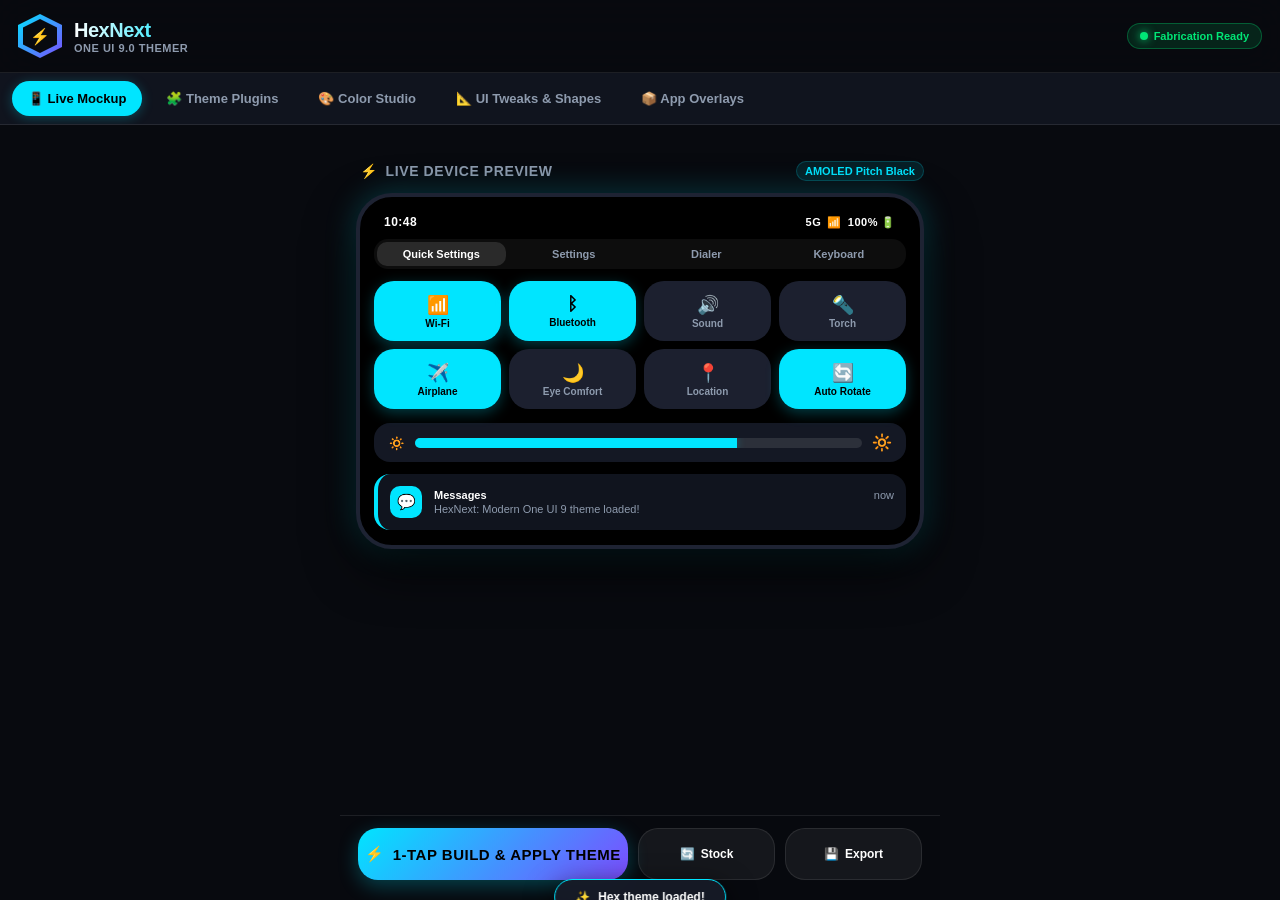
<file: apps/hex-next/assets/index.html>
<!DOCTYPE html>
<html lang="en">
<head>
    <meta charset="UTF-8">
    <meta name="viewport" content="width=device-width, initial-scale=1.0, maximum-scale=1.0, user-scalable=no">
    <title>HexNext - The Modern One UI Theme Engine</title>
    <style>
        :root {
            --bg-base: #080A0F;
            --bg-surface: #10141E;
            --bg-card: rgba(22, 28, 42, 0.75);
            --bg-card-hover: rgba(30, 38, 58, 0.95);
            --border-glass: rgba(255, 255, 255, 0.09);
            --border-active: rgba(0, 229, 255, 0.6);
            --accent: #00E5FF;
            --accent-glow: rgba(0, 229, 255, 0.35);
            --secondary: #7C4DFF;
            --text-main: #FFFFFF;
            --text-muted: #8E9BAE;
            --text-dim: #546075;
            --success: #00E676;
            --warning: #FFD600;
            --danger: #FF5252;
            --radius-xl: 28px;
            --radius-lg: 20px;
            --radius-md: 14px;
            --radius-sm: 8px;
            --qs-radius: 20px;
        }

        * {
            margin: 0;
            padding: 0;
            box-sizing: border-box;
            -webkit-tap-highlight-color: transparent;
            font-family: -apple-system, BlinkMacSystemFont, "Segoe UI", Roboto, "Helvetica Neue", Arial, sans-serif;
            user-select: none;
        }

        body {
            background-color: var(--bg-base);
            color: var(--text-main);
            padding: 0 0 100px 0;
            overflow-x: hidden;
            min-height: 100vh;
        }

        /* Top Header */
        .app-header {
            position: sticky;
            top: 0;
            z-index: 100;
            background: rgba(8, 10, 15, 0.88);
            backdrop-filter: blur(20px);
            border-bottom: 1px solid var(--border-glass);
            padding: 14px 18px;
            display: flex;
            align-items: center;
            justify-content: space-between;
        }

        .brand-box {
            display: flex;
            align-items: center;
            gap: 12px;
        }

        .hex-logo {
            width: 44px;
            height: 44px;
            background: linear-gradient(135deg, var(--accent), var(--secondary));
            clip-path: polygon(50% 0%, 100% 25%, 100% 75%, 50% 100%, 0% 75%, 0% 25%);
            display: flex;
            align-items: center;
            justify-content: center;
            box-shadow: 0 0 20px var(--accent-glow);
            transition: transform 0.3s cubic-bezier(0.175, 0.885, 0.32, 1.275);
        }

        .hex-logo:active {
            transform: rotate(30deg) scale(0.95);
        }

        .hex-logo-inner {
            width: 34px;
            height: 34px;
            background: var(--bg-base);
            clip-path: polygon(50% 0%, 100% 25%, 100% 75%, 50% 100%, 0% 75%, 0% 25%);
            display: flex;
            align-items: center;
            justify-content: center;
            font-weight: 900;
            font-size: 16px;
            color: var(--accent);
        }

        .brand-text h1 {
            font-size: 20px;
            font-weight: 800;
            letter-spacing: -0.5px;
            background: linear-gradient(90deg, #FFFFFF, var(--accent));
            -webkit-background-clip: text;
            -webkit-text-fill-color: transparent;
        }

        .brand-text p {
            font-size: 11px;
            color: var(--text-muted);
            font-weight: 700;
            letter-spacing: 0.5px;
            text-transform: uppercase;
        }

        .header-status {
            display: flex;
            align-items: center;
            gap: 6px;
            background: rgba(0, 230, 118, 0.12);
            border: 1px solid rgba(0, 230, 118, 0.3);
            color: var(--success);
            padding: 6px 12px;
            border-radius: 20px;
            font-size: 11px;
            font-weight: 800;
        }

        .status-dot {
            width: 8px;
            height: 8px;
            border-radius: 50%;
            background: var(--success);
            box-shadow: 0 0 10px var(--success);
            animation: pulse 2s infinite;
        }

        @keyframes pulse {
            0% { transform: scale(0.95); opacity: 0.8; }
            50% { transform: scale(1.2); opacity: 1; }
            100% { transform: scale(0.95); opacity: 0.8; }
        }

        /* Navigation Bar (Tabs) */
        .tab-bar {
            display: flex;
            background: var(--bg-surface);
            border-bottom: 1px solid var(--border-glass);
            overflow-x: auto;
            scrollbar-width: none;
            padding: 4px 8px;
            position: sticky;
            top: 73px;
            z-index: 90;
        }

        .tab-bar::-webkit-scrollbar {
            display: none;
        }

        .tab-btn {
            flex: 0 0 auto;
            padding: 10px 16px;
            background: none;
            border: none;
            color: var(--text-muted);
            font-size: 13px;
            font-weight: 700;
            cursor: pointer;
            border-radius: 20px;
            margin: 4px;
            transition: all 0.25s ease;
            display: flex;
            align-items: center;
            gap: 6px;
        }

        .tab-btn.active {
            color: #000000;
            background: var(--accent);
            box-shadow: 0 2px 12px var(--accent-glow);
        }

        /* Container & Views */
        .container {
            padding: 16px;
            max-width: 600px;
            margin: 0 auto;
        }

        .view-content {
            display: none;
            animation: fadeIn 0.3s ease;
        }

        .view-content.active {
            display: block;
        }

        @keyframes fadeIn {
            from { opacity: 0; transform: translateY(6px); }
            to { opacity: 1; transform: translateY(0); }
        }

        /* Section Headings */
        .section-header {
            display: flex;
            align-items: center;
            justify-content: space-between;
            margin: 20px 0 12px 4px;
        }

        .section-title {
            font-size: 14px;
            font-weight: 800;
            letter-spacing: 0.6px;
            text-transform: uppercase;
            color: var(--text-muted);
            display: flex;
            align-items: center;
            gap: 8px;
        }

        .section-title span {
            color: var(--accent);
        }

        .section-badge {
            font-size: 11px;
            color: var(--accent);
            font-weight: 700;
            background: rgba(0, 229, 255, 0.1);
            padding: 3px 8px;
            border-radius: 10px;
            border: 1px solid rgba(0, 229, 255, 0.2);
        }

        /* Live Phone Mockup Stage */
        .phone-mockup-wrapper {
            background: #000000;
            border-radius: 36px;
            border: 4px solid #1E2333;
            box-shadow: 0 20px 50px rgba(0, 0, 0, 0.8), 0 0 30px var(--accent-glow);
            padding: 14px;
            position: relative;
            overflow: hidden;
            transition: all 0.35s cubic-bezier(0.4, 0, 0.2, 1);
        }

        .mockup-status-bar {
            display: flex;
            justify-content: space-between;
            align-items: center;
            font-size: 12px;
            font-weight: 800;
            color: var(--text-main);
            padding: 4px 10px 10px 10px;
            letter-spacing: 0.5px;
        }

        .mockup-icons {
            display: flex;
            align-items: center;
            gap: 6px;
            font-size: 11px;
        }

        /* Mockup Tabs */
        .mockup-screen-selector {
            display: flex;
            background: rgba(255, 255, 255, 0.05);
            border-radius: 14px;
            padding: 3px;
            margin-bottom: 12px;
            gap: 4px;
        }

        .mockup-tab-pill {
            flex: 1;
            text-align: center;
            padding: 6px 4px;
            font-size: 11px;
            font-weight: 700;
            color: var(--text-muted);
            border-radius: 10px;
            cursor: pointer;
            transition: all 0.2s;
        }

        .mockup-tab-pill.active {
            background: rgba(255, 255, 255, 0.12);
            color: #FFFFFF;
        }

        .mockup-stage {
            min-height: 250px;
            transition: all 0.3s;
        }

        /* Screen 1: Quick Settings */
        .qs-grid {
            display: grid;
            grid-template-columns: repeat(4, 1fr);
            gap: 8px;
            margin-bottom: 14px;
        }

        .qs-tile {
            height: 60px;
            background: var(--accent);
            color: #000000;
            border-radius: var(--qs-radius);
            display: flex;
            flex-direction: column;
            align-items: center;
            justify-content: center;
            font-size: 10px;
            font-weight: 800;
            box-shadow: 0 4px 14px var(--accent-glow);
            transition: all 0.25s ease;
            cursor: pointer;
        }

        .qs-tile.inactive {
            background: #1C202F;
            color: var(--text-muted);
            box-shadow: none;
        }

        .qs-tile-icon {
            font-size: 18px;
            margin-bottom: 2px;
        }

        .qs-slider-container {
            background: #141824;
            border-radius: 16px;
            padding: 10px 14px;
            display: flex;
            align-items: center;
            gap: 10px;
            margin-bottom: 12px;
        }

        .qs-slider-track {
            flex: 1;
            height: 10px;
            background: rgba(255, 255, 255, 0.1);
            border-radius: 5px;
            overflow: hidden;
            position: relative;
        }

        .qs-slider-fill {
            width: 72%;
            height: 100%;
            background: var(--accent);
            box-shadow: 0 0 10px var(--accent-glow);
        }

        .mock-notification {
            background: #141824;
            border-radius: 16px;
            padding: 12px;
            display: flex;
            align-items: center;
            gap: 12px;
            border-left: 4px solid var(--accent);
            margin-bottom: 8px;
        }

        .mock-noti-icon {
            width: 32px;
            height: 32px;
            border-radius: 10px;
            background: var(--accent);
            display: flex;
            align-items: center;
            justify-content: center;
            font-size: 15px;
            color: #000000;
        }

        /* Screen 2: One UI Settings */
        .settings-mock {
            display: none;
        }

        .settings-hero {
            background: #141824;
            border-radius: 18px;
            padding: 16px;
            display: flex;
            align-items: center;
            gap: 14px;
            margin-bottom: 12px;
        }

        .settings-avatar {
            width: 44px;
            height: 44px;
            border-radius: 50%;
            background: linear-gradient(135deg, var(--accent), var(--secondary));
            display: flex;
            align-items: center;
            justify-content: center;
            font-size: 20px;
        }

        .settings-list {
            background: #141824;
            border-radius: 18px;
            overflow: hidden;
        }

        .settings-item {
            display: flex;
            align-items: center;
            justify-content: space-between;
            padding: 12px 14px;
            border-bottom: 1px solid rgba(255, 255, 255, 0.05);
            font-size: 13px;
            font-weight: 700;
        }

        .settings-item:last-child {
            border-bottom: none;
        }

        .settings-item-left {
            display: flex;
            align-items: center;
            gap: 12px;
        }

        .settings-item-icon {
            width: 28px;
            height: 28px;
            border-radius: 8px;
            background: var(--accent);
            color: #000000;
            display: flex;
            align-items: center;
            justify-content: center;
            font-size: 14px;
        }

        /* Screen 3: Dialer */
        .dialer-mock {
            display: none;
        }

        .dialer-digits {
            text-align: center;
            font-size: 22px;
            font-weight: 800;
            color: var(--accent);
            letter-spacing: 2px;
            margin: 10px 0 16px 0;
            height: 30px;
        }

        .dialer-grid {
            display: grid;
            grid-template-columns: repeat(3, 1fr);
            gap: 12px;
            max-width: 240px;
            margin: 0 auto 14px auto;
        }

        .dial-key {
            height: 52px;
            border-radius: 50%;
            background: #161A28;
            border: 1px solid rgba(255, 255, 255, 0.08);
            display: flex;
            flex-direction: column;
            align-items: center;
            justify-content: center;
            font-size: 16px;
            font-weight: 800;
            color: var(--text-main);
            cursor: pointer;
            transition: all 0.2s;
        }

        .dial-key span {
            font-size: 8px;
            color: var(--text-muted);
            font-weight: 600;
        }

        .dial-key:active {
            background: var(--accent);
            color: #000000;
        }

        .dial-action {
            width: 56px;
            height: 56px;
            border-radius: 50%;
            background: var(--success);
            color: #000000;
            display: flex;
            align-items: center;
            justify-content: center;
            font-size: 22px;
            margin: 0 auto;
            box-shadow: 0 4px 16px rgba(0, 230, 118, 0.4);
        }

        /* Screen 4: Keyboard */
        .keyboard-mock {
            display: none;
        }

        .keyboard-preview-box {
            background: #141824;
            border-radius: 14px;
            padding: 10px 14px;
            font-size: 13px;
            color: var(--accent);
            border: 1px solid var(--accent);
            margin-bottom: 12px;
        }

        .keyboard-keys-stage {
            display: flex;
            flex-direction: column;
            gap: 6px;
            background: #0E111A;
            border-radius: 16px;
            padding: 8px;
        }

        .kb-row {
            display: flex;
            gap: 4px;
            justify-content: center;
        }

        .kb-key {
            flex: 1;
            height: 34px;
            background: #1C2030;
            border-radius: 6px;
            display: flex;
            align-items: center;
            justify-content: center;
            font-size: 12px;
            font-weight: 700;
            color: #FFFFFF;
            border: 1px solid rgba(255, 255, 255, 0.05);
        }

        .kb-key.accent {
            background: var(--accent);
            color: #000000;
            font-weight: 800;
            box-shadow: 0 2px 8px var(--accent-glow);
        }

        /* Plugin Cards Grid */
        .plugin-grid {
            display: grid;
            grid-template-columns: repeat(2, 1fr);
            gap: 12px;
            margin-bottom: 24px;
        }

        .plugin-card {
            background: var(--bg-card);
            backdrop-filter: blur(12px);
            border: 1px solid var(--border-glass);
            border-radius: var(--radius-lg);
            padding: 14px;
            cursor: pointer;
            transition: all 0.25s cubic-bezier(0.4, 0, 0.2, 1);
            position: relative;
            overflow: hidden;
        }

        .plugin-card.active {
            border-color: var(--accent);
            background: var(--bg-card-hover);
            box-shadow: 0 0 20px var(--accent-glow);
        }

        .plugin-card.active::after {
            content: "✓ ACTIVE";
            position: absolute;
            top: 10px;
            right: 10px;
            font-size: 9px;
            font-weight: 900;
            color: #000000;
            background: var(--accent);
            padding: 2px 6px;
            border-radius: 8px;
        }

        .plugin-swatches {
            display: flex;
            height: 18px;
            border-radius: 6px;
            overflow: hidden;
            margin-bottom: 12px;
            border: 1px solid rgba(255, 255, 255, 0.1);
        }

        .plugin-swatch {
            flex: 1;
            height: 100%;
        }

        .plugin-info h3 {
            font-size: 14px;
            font-weight: 800;
            margin-bottom: 2px;
        }

        .plugin-info p {
            font-size: 11px;
            color: var(--text-muted);
            line-height: 1.3;
        }

        /* Deep Color Customizer */
        .color-group {
            background: var(--bg-card);
            border: 1px solid var(--border-glass);
            border-radius: var(--radius-lg);
            padding: 14px;
            margin-bottom: 18px;
        }

        .color-row {
            display: flex;
            align-items: center;
            justify-content: space-between;
            padding: 10px 4px;
            border-bottom: 1px solid var(--border-glass);
        }

        .color-row:last-child {
            border-bottom: none;
        }

        .color-meta h4 {
            font-size: 13px;
            font-weight: 800;
            margin-bottom: 2px;
        }

        .color-meta p {
            font-size: 11px;
            color: var(--text-muted);
        }

        .picker-badge {
            display: flex;
            align-items: center;
            gap: 8px;
            background: rgba(0, 0, 0, 0.4);
            border: 1px solid var(--border-glass);
            padding: 4px 10px 4px 6px;
            border-radius: 20px;
            cursor: pointer;
            transition: all 0.2s;
        }

        .picker-badge:hover {
            border-color: var(--accent);
        }

        .color-circle {
            width: 24px;
            height: 24px;
            border-radius: 50%;
            border: 2px solid #FFFFFF;
            box-shadow: 0 2px 8px rgba(0,0,0,0.6);
        }

        .color-val {
            font-size: 12px;
            font-family: monospace;
            font-weight: 800;
            color: #FFFFFF;
        }

        input[type="color"] {
            opacity: 0;
            position: absolute;
            pointer-events: none;
        }

        /* UI Tweaks Styles */
        .tweak-card {
            background: var(--bg-card);
            border: 1px solid var(--border-glass);
            border-radius: var(--radius-lg);
            padding: 16px;
            margin-bottom: 16px;
        }

        .shape-selector-grid {
            display: grid;
            grid-template-columns: repeat(4, 1fr);
            gap: 10px;
            margin-top: 10px;
        }

        .shape-box {
            height: 64px;
            background: #141724;
            border: 2px solid var(--border-glass);
            display: flex;
            flex-direction: column;
            align-items: center;
            justify-content: center;
            cursor: pointer;
            transition: all 0.2s;
            color: var(--text-muted);
            font-size: 10px;
            font-weight: 800;
            gap: 4px;
        }

        .shape-box.active {
            border-color: var(--accent);
            background: rgba(0, 229, 255, 0.12);
            color: var(--accent);
            box-shadow: 0 0 12px var(--accent-glow);
        }

        .shape-icon-preview {
            width: 24px;
            height: 24px;
            background: var(--accent);
        }

        /* App Overlays Checklist */
        .apps-toolbar {
            display: flex;
            gap: 8px;
            margin-bottom: 12px;
        }

        .apps-tool-btn {
            flex: 1;
            padding: 8px 12px;
            background: rgba(255, 255, 255, 0.05);
            border: 1px solid var(--border-glass);
            border-radius: var(--radius-md);
            color: var(--text-muted);
            font-size: 11px;
            font-weight: 800;
            cursor: pointer;
            transition: all 0.2s;
            text-align: center;
        }

        .apps-tool-btn:hover {
            color: #FFFFFF;
            background: rgba(255, 255, 255, 0.1);
        }

        .apps-list-grid {
            display: grid;
            grid-template-columns: 1fr 1fr;
            gap: 10px;
            margin-bottom: 24px;
        }

        .app-item {
            background: var(--bg-card);
            border: 1px solid var(--border-glass);
            border-radius: var(--radius-md);
            padding: 12px;
            display: flex;
            align-items: center;
            gap: 10px;
            cursor: pointer;
            transition: all 0.2s ease;
        }

        .app-item.selected {
            border-color: var(--accent);
            background: rgba(0, 229, 255, 0.08);
        }

        .app-check {
            width: 22px;
            height: 22px;
            border-radius: 6px;
            border: 2px solid var(--border-glass);
            display: flex;
            align-items: center;
            justify-content: center;
            font-size: 11px;
            color: #000000;
            font-weight: 900;
            transition: all 0.2s ease;
        }

        .app-item.selected .app-check {
            background: var(--accent);
            border-color: var(--accent);
        }

        .app-info h5 {
            font-size: 12px;
            font-weight: 800;
        }

        .app-info span {
            font-size: 10px;
            color: var(--text-muted);
            display: block;
        }

        /* Bottom Floating Bar */
        .bottom-action-bar {
            position: fixed;
            bottom: 0;
            left: 0;
            right: 0;
            background: rgba(8, 10, 15, 0.92);
            backdrop-filter: blur(20px);
            border-top: 1px solid var(--border-glass);
            padding: 12px 18px 20px 18px;
            display: flex;
            gap: 10px;
            z-index: 100;
            max-width: 600px;
            margin: 0 auto;
        }

        .btn-build-apply {
            flex: 2;
            height: 52px;
            background: linear-gradient(135deg, var(--accent), var(--secondary));
            border: none;
            border-radius: var(--radius-lg);
            color: #000000;
            font-size: 15px;
            font-weight: 900;
            letter-spacing: 0.5px;
            display: flex;
            align-items: center;
            justify-content: center;
            gap: 8px;
            cursor: pointer;
            box-shadow: 0 6px 20px var(--accent-glow);
            transition: all 0.25s cubic-bezier(0.4, 0, 0.2, 1);
        }

        .btn-build-apply:active {
            transform: scale(0.97);
        }

        .btn-quick-action {
            flex: 1;
            height: 52px;
            background: rgba(255, 255, 255, 0.06);
            border: 1px solid var(--border-glass);
            border-radius: var(--radius-lg);
            color: var(--text-main);
            font-size: 12px;
            font-weight: 800;
            display: flex;
            align-items: center;
            justify-content: center;
            gap: 6px;
            cursor: pointer;
            transition: all 0.2s;
        }

        .btn-quick-action:active {
            background: rgba(255, 255, 255, 0.12);
        }

        /* Build & Execution Modal */
        .modal-overlay {
            position: fixed;
            top: 0;
            left: 0;
            right: 0;
            bottom: 0;
            background: rgba(0, 0, 0, 0.85);
            backdrop-filter: blur(16px);
            z-index: 999;
            display: flex;
            align-items: center;
            justify-content: center;
            padding: 20px;
            opacity: 0;
            pointer-events: none;
            transition: opacity 0.3s ease;
        }

        .modal-overlay.show {
            opacity: 1;
            pointer-events: auto;
        }

        .modal-content {
            background: #0E121B;
            border: 1px solid var(--accent);
            border-radius: var(--radius-xl);
            padding: 22px;
            width: 100%;
            max-width: 440px;
            box-shadow: 0 20px 60px rgba(0, 0, 0, 0.9), 0 0 30px var(--accent-glow);
            transform: scale(0.95);
            transition: transform 0.3s cubic-bezier(0.175, 0.885, 0.32, 1.275);
        }

        .modal-overlay.show .modal-content {
            transform: scale(1);
        }

        .modal-header {
            display: flex;
            align-items: center;
            justify-content: space-between;
            margin-bottom: 16px;
        }

        .modal-header h3 {
            font-size: 17px;
            font-weight: 800;
            display: flex;
            align-items: center;
            gap: 8px;
        }

        .modal-progress-bar {
            height: 8px;
            background: rgba(255, 255, 255, 0.1);
            border-radius: 4px;
            overflow: hidden;
            margin-bottom: 16px;
        }

        .modal-progress-fill {
            width: 0%;
            height: 100%;
            background: linear-gradient(90deg, var(--accent), var(--success));
            transition: width 0.3s ease;
        }

        .modal-log-terminal {
            background: #06080D;
            border: 1px solid rgba(255, 255, 255, 0.08);
            border-radius: var(--radius-md);
            padding: 12px;
            height: 180px;
            overflow-y: auto;
            font-family: monospace;
            font-size: 11px;
            color: var(--text-muted);
            line-height: 1.5;
            margin-bottom: 18px;
        }

        .log-entry {
            margin-bottom: 4px;
        }

        .log-entry.success { color: var(--success); }
        .log-entry.accent { color: var(--accent); }
        .log-entry.warning { color: var(--warning); }

        .modal-btn-close {
            width: 100%;
            height: 48px;
            background: var(--accent);
            border: none;
            border-radius: var(--radius-md);
            color: #000000;
            font-size: 14px;
            font-weight: 900;
            cursor: pointer;
        }

        /* Toast */
        .toast {
            position: fixed;
            bottom: 85px;
            left: 50%;
            transform: translateX(-50%) translateY(100px);
            background: rgba(23, 27, 40, 0.95);
            backdrop-filter: blur(20px);
            border: 1px solid var(--accent);
            color: #FFFFFF;
            padding: 10px 20px;
            border-radius: 30px;
            font-size: 12px;
            font-weight: 800;
            box-shadow: 0 10px 30px rgba(0,0,0,0.8);
            transition: transform 0.4s cubic-bezier(0.175, 0.885, 0.32, 1.275);
            z-index: 999;
            pointer-events: none;
            display: flex;
            align-items: center;
            gap: 8px;
        }

        .toast.show {
            transform: translateX(-50%) translateY(0);
        }
    </style>
</head>
<body>

    <!-- Header -->
    <header class="app-header">
        <div class="brand-box">
            <div class="hex-logo" onclick="brandAction()">
                <div class="hex-logo-inner">⚡</div>
            </div>
            <div class="brand-text">
                <h1>HexNext</h1>
                <p>One UI 9.0 Themer</p>
            </div>
        </div>
        <div class="header-status">
            <div class="status-dot"></div>
            <span>Fabrication Ready</span>
        </div>
    </header>

    <!-- Navigation Tabs -->
    <nav class="tab-bar">
        <button class="tab-btn active" onclick="switchView('dashboard')">📱 Live Mockup</button>
        <button class="tab-btn" onclick="switchView('plugins')">🧩 Theme Plugins</button>
        <button class="tab-btn" onclick="switchView('colors')">🎨 Color Studio</button>
        <button class="tab-btn" onclick="switchView('tweaks')">📐 UI Tweaks & Shapes</button>
        <button class="tab-btn" onclick="switchView('apps')">📦 App Overlays</button>
    </nav>

    <div class="container">

        <!-- VIEW 1: DASHBOARD & LIVE MOCKUP -->
        <section id="view-dashboard" class="view-content active">
            
            <div class="section-header">
                <div class="section-title"><span>⚡</span> Live Device Preview</div>
                <div class="section-badge" id="activeThemeBadge">AMOLED Pitch Black</div>
            </div>

            <!-- Interactive Phone Mockup -->
            <div class="phone-mockup-wrapper" id="phoneWrapper">
                <!-- Status Bar -->
                <div class="mockup-status-bar">
                    <span id="mockClock">10:48</span>
                    <div class="mockup-icons" id="mockStatusIcons">
                        <span>5G</span>
                        <span>📶</span>
                        <span>100% 🔋</span>
                    </div>
                </div>

                <!-- Screen Switcher Pills -->
                <div class="mockup-screen-selector">
                    <div class="mockup-tab-pill active" onclick="switchMockScreen('qs')">Quick Settings</div>
                    <div class="mockup-tab-pill" onclick="switchMockScreen('settings')">Settings</div>
                    <div class="mockup-tab-pill" onclick="switchMockScreen('dialer')">Dialer</div>
                    <div class="mockup-tab-pill" onclick="switchMockScreen('keyboard')">Keyboard</div>
                </div>

                <!-- Screen 1: Quick Settings -->
                <div id="mock-screen-qs" class="mockup-stage">
                    <div class="qs-grid">
                        <div class="qs-tile" id="qs1" onclick="toggleQSTile(this)">
                            <div class="qs-tile-icon">📶</div>
                            <div>Wi-Fi</div>
                        </div>
                        <div class="qs-tile" id="qs2" onclick="toggleQSTile(this)">
                            <div class="qs-tile-icon">ᛒ</div>
                            <div>Bluetooth</div>
                        </div>
                        <div class="qs-tile inactive" id="qs3" onclick="toggleQSTile(this)">
                            <div class="qs-tile-icon">🔊</div>
                            <div>Sound</div>
                        </div>
                        <div class="qs-tile inactive" id="qs4" onclick="toggleQSTile(this)">
                            <div class="qs-tile-icon">🔦</div>
                            <div>Torch</div>
                        </div>
                        <div class="qs-tile" id="qs5" onclick="toggleQSTile(this)">
                            <div class="qs-tile-icon">✈️</div>
                            <div>Airplane</div>
                        </div>
                        <div class="qs-tile inactive" id="qs6" onclick="toggleQSTile(this)">
                            <div class="qs-tile-icon">🌙</div>
                            <div>Eye Comfort</div>
                        </div>
                        <div class="qs-tile inactive" id="qs7" onclick="toggleQSTile(this)">
                            <div class="qs-tile-icon">📍</div>
                            <div>Location</div>
                        </div>
                        <div class="qs-tile" id="qs8" onclick="toggleQSTile(this)">
                            <div class="qs-tile-icon">🔄</div>
                            <div>Auto Rotate</div>
                        </div>
                    </div>

                    <!-- Brightness Slider -->
                    <div class="qs-slider-container">
                        <span style="font-size: 14px;">🔅</span>
                        <div class="qs-slider-track">
                            <div class="qs-slider-fill" id="qsSliderFill"></div>
                        </div>
                        <span style="font-size: 16px;">🔆</span>
                    </div>

                    <!-- Notifications -->
                    <div class="mock-notification" id="mockNoti1">
                        <div class="mock-noti-icon" id="mockNotiIcon1">💬</div>
                        <div style="flex:1;">
                            <div style="display:flex; justify-content:space-between; font-size:11px; margin-bottom:2px;">
                                <strong>Messages</strong>
                                <span style="color:var(--text-muted);">now</span>
                            </div>
                            <p style="font-size:11px; color:var(--text-muted);">HexNext: Modern One UI 9 theme loaded!</p>
                        </div>
                    </div>
                </div>

                <!-- Screen 2: One UI Settings -->
                <div id="mock-screen-settings" class="mockup-stage settings-mock">
                    <div class="settings-hero">
                        <div class="settings-avatar">⚡</div>
                        <div>
                            <div style="font-size: 14px; font-weight:800;">Samsung Account</div>
                            <div style="font-size: 11px; color:var(--text-muted);">hexnext@samsung.oneui</div>
                        </div>
                    </div>
                    <div class="settings-list">
                        <div class="settings-item">
                            <div class="settings-item-left">
                                <div class="settings-item-icon" id="setIco1">📶</div>
                                <span>Connections</span>
                            </div>
                            <span style="color:var(--text-muted);">›</span>
                        </div>
                        <div class="settings-item">
                            <div class="settings-item-left">
                                <div class="settings-item-icon" id="setIco2">🎨</div>
                                <span>Wallpaper and style</span>
                            </div>
                            <span style="color:var(--text-muted);">›</span>
                        </div>
                        <div class="settings-item">
                            <div class="settings-item-left">
                                <div class="settings-item-icon" id="setIco3">🔆</div>
                                <span>Display & AMOLED</span>
                            </div>
                            <span style="color:var(--text-muted);">›</span>
                        </div>
                        <div class="settings-item">
                            <div class="settings-item-left">
                                <div class="settings-item-icon" id="setIco4">🔋</div>
                                <span>Battery and device care</span>
                            </div>
                            <span style="color:var(--text-muted);">›</span>
                        </div>
                    </div>
                </div>

                <!-- Screen 3: Dialer -->
                <div id="mock-screen-dialer" class="mockup-stage dialer-mock">
                    <div class="dialer-digits" id="dialerText">+1 (800) HEX-NEXT</div>
                    <div class="dialer-grid">
                        <div class="dial-key" onclick="pressDial('1')">1<span></span></div>
                        <div class="dial-key" onclick="pressDial('2')">2<span>ABC</span></div>
                        <div class="dial-key" onclick="pressDial('3')">3<span>DEF</span></div>
                        <div class="dial-key" onclick="pressDial('4')">4<span>GHI</span></div>
                        <div class="dial-key" onclick="pressDial('5')">5<span>JKL</span></div>
                        <div class="dial-key" onclick="pressDial('6')">6<span>MNO</span></div>
                        <div class="dial-key" onclick="pressDial('7')">7<span>PQRS</span></div>
                        <div class="dial-key" onclick="pressDial('8')">8<span>TUV</span></div>
                        <div class="dial-key" onclick="pressDial('9')">9<span>WXYZ</span></div>
                        <div class="dial-key" onclick="pressDial('*')">*<span></span></div>
                        <div class="dial-key" onclick="pressDial('0')">0<span>+</span></div>
                        <div class="dial-key" onclick="pressDial('#')">#<span></span></div>
                    </div>
                    <div class="dial-action">📞</div>
                </div>

                <!-- Screen 4: Keyboard -->
                <div id="mock-screen-keyboard" class="mockup-stage keyboard-mock">
                    <div class="keyboard-preview-box">
                        Type something in One UI...
                    </div>
                    <div class="keyboard-keys-stage">
                        <div class="kb-row">
                            <div class="kb-key">Q</div><div class="kb-key">W</div><div class="kb-key">E</div>
                            <div class="kb-key">R</div><div class="kb-key">T</div><div class="kb-key">Y</div>
                            <div class="kb-key">U</div><div class="kb-key">I</div><div class="kb-key">O</div>
                            <div class="kb-key">P</div>
                        </div>
                        <div class="kb-row">
                            <div class="kb-key">A</div><div class="kb-key">S</div><div class="kb-key">D</div>
                            <div class="kb-key">F</div><div class="kb-key">G</div><div class="kb-key">H</div>
                            <div class="kb-key">J</div><div class="kb-key">K</div><div class="kb-key">L</div>
                        </div>
                        <div class="kb-row">
                            <div class="kb-key">⇧</div><div class="kb-key">Z</div><div class="kb-key">X</div>
                            <div class="kb-key">C</div><div class="kb-key">V</div><div class="kb-key">B</div>
                            <div class="kb-key">N</div><div class="kb-key">M</div><div class="kb-key">⌫</div>
                        </div>
                        <div class="kb-row">
                            <div class="kb-key">!#1</div>
                            <div class="kb-key" style="flex:4;">Space</div>
                            <div class="kb-key accent" id="kbEnter">↵</div>
                        </div>
                    </div>
                </div>

            </div>
        </section>

        <!-- VIEW 2: THEME PLUGINS / BASES -->
        <section id="view-plugins" class="view-content">
            <div class="section-header">
                <div class="section-title"><span>🧩</span> Theme Plugins & Bases</div>
                <div class="section-badge">7 Plugins Available</div>
            </div>

            <div class="plugin-grid">
                <!-- Plugin 1 -->
                <div class="plugin-card active" onclick="activatePlugin('amoled', this)">
                    <div class="plugin-swatches">
                        <div class="plugin-swatch" style="background:#00E5FF"></div>
                        <div class="plugin-swatch" style="background:#000000"></div>
                        <div class="plugin-swatch" style="background:#10141E"></div>
                    </div>
                    <div class="plugin-info">
                        <h3>AMOLED Cyan</h3>
                        <p>Pitch Black OLED contrast with electric cyan accents</p>
                    </div>
                </div>

                <!-- Plugin 2 -->
                <div class="plugin-card" onclick="activatePlugin('cyberpunk', this)">
                    <div class="plugin-swatches">
                        <div class="plugin-swatch" style="background:#FF0055"></div>
                        <div class="plugin-swatch" style="background:#00FFFF"></div>
                        <div class="plugin-swatch" style="background:#0F051D"></div>
                    </div>
                    <div class="plugin-info">
                        <h3>Bodhi Cyberpunk</h3>
                        <p>High contrast magenta & cyan neon with deep night tint</p>
                    </div>
                </div>

                <!-- Plugin 3 -->
                <div class="plugin-card" onclick="activatePlugin('aosp', this)">
                    <div class="plugin-swatches">
                        <div class="plugin-swatch" style="background:#4285F4"></div>
                        <div class="plugin-swatch" style="background:#1B1B1F"></div>
                        <div class="plugin-swatch" style="background:#E3E2E6"></div>
                    </div>
                    <div class="plugin-info">
                        <h3>Hex AOSP Pro</h3>
                        <p>Pure Pixel Android styling for One UI with Google Blue</p>
                    </div>
                </div>

                <!-- Plugin 4 -->
                <div class="plugin-card" onclick="activatePlugin('tokyo', this)">
                    <div class="plugin-swatches">
                        <div class="plugin-swatch" style="background:#9D4EDD"></div>
                        <div class="plugin-swatch" style="background:#0B091A"></div>
                        <div class="plugin-swatch" style="background:#E0AAFF"></div>
                    </div>
                    <div class="plugin-info">
                        <h3>Tokyo Terpsichore</h3>
                        <p>Vibrant synthwave lavender and violet gradients</p>
                    </div>
                </div>

                <!-- Plugin 5 -->
                <div class="plugin-card" onclick="activatePlugin('emerald', this)">
                    <div class="plugin-swatches">
                        <div class="plugin-swatch" style="background:#00E676"></div>
                        <div class="plugin-swatch" style="background:#04140D"></div>
                        <div class="plugin-swatch" style="background:#133324"></div>
                    </div>
                    <div class="plugin-info">
                        <h3>Nordic Emerald</h3>
                        <p>Clean pine forest greens on deep obsidian glass</p>
                    </div>
                </div>

                <!-- Plugin 6 -->
                <div class="plugin-card" onclick="activatePlugin('cupertino', this)">
                    <div class="plugin-swatches">
                        <div class="plugin-swatch" style="background:#007AFF"></div>
                        <div class="plugin-swatch" style="background:#000000"></div>
                        <div class="plugin-swatch" style="background:#1C1C1E"></div>
                    </div>
                    <div class="plugin-info">
                        <h3>Cupertino Glass</h3>
                        <p>iOS-inspired frosted blur aesthetic & vibrant blue</p>
                    </div>
                </div>

                <!-- Plugin 7 -->
                <div class="plugin-card" onclick="activatePlugin('monet', this)">
                    <div class="plugin-swatches">
                        <div class="plugin-swatch" style="background:#FFAB40"></div>
                        <div class="plugin-swatch" style="background:#18120B"></div>
                        <div class="plugin-swatch" style="background:#FFE082"></div>
                    </div>
                    <div class="plugin-info">
                        <h3>Monet Solar</h3>
                        <p>Warm amber sunset palette harmonized with One UI 9</p>
                    </div>
                </div>

                <!-- Plugin 8 -->
                <div class="plugin-card" onclick="activatePlugin('crimson', this)">
                    <div class="plugin-swatches">
                        <div class="plugin-swatch" style="background:#FF1744"></div>
                        <div class="plugin-swatch" style="background:#000000"></div>
                        <div class="plugin-swatch" style="background:#20070B"></div>
                    </div>
                    <div class="plugin-info">
                        <h3>Blood Moon OLED</h3>
                        <p>Deep crimson gaming theme with zero OLED battery bleed</p>
                    </div>
                </div>
            </div>
        </section>

        <!-- VIEW 3: COLOR STUDIO -->
        <section id="view-colors" class="view-content">
            <div class="section-header">
                <div class="section-title"><span>🎨</span> Deep Color Studio</div>
                <div class="section-badge">Full Palette Control</div>
            </div>

            <div class="color-group">
                <div class="color-row">
                    <div class="color-meta">
                        <h4>Primary System Accent</h4>
                        <p>Quick Settings active tiles, sliders, highlights</p>
                    </div>
                    <label class="picker-badge">
                        <div class="color-circle" id="circAccent" style="background: #00E5FF;"></div>
                        <span class="color-val" id="valAccent">#00E5FF</span>
                        <input type="color" value="#00E5FF" onchange="updateThemeColor('accent', this.value)">
                    </label>
                </div>

                <div class="color-row">
                    <div class="color-meta">
                        <h4>System Background</h4>
                        <p>True AMOLED Pitch Black (#000000) or Slate</p>
                    </div>
                    <label class="picker-badge">
                        <div class="color-circle" id="circBg" style="background: #000000;"></div>
                        <span class="color-val" id="valBg">#000000</span>
                        <input type="color" value="#000000" onchange="updateThemeColor('bg', this.value)">
                    </label>
                </div>

                <div class="color-row">
                    <div class="color-meta">
                        <h4>Cards & Surfaces</h4>
                        <p>Settings cards, notifications, dialog backgrounds</p>
                    </div>
                    <label class="picker-badge">
                        <div class="color-circle" id="circCard" style="background: #10141E;"></div>
                        <span class="color-val" id="valCard">#10141E</span>
                        <input type="color" value="#10141E" onchange="updateThemeColor('card', this.value)">
                    </label>
                </div>

                <div class="color-row">
                    <div class="color-meta">
                        <h4>Secondary / Tint Accent</h4>
                        <p>Secondary icons, badge borders, switch tracks</p>
                    </div>
                    <label class="picker-badge">
                        <div class="color-circle" id="circSec" style="background: #7C4DFF;"></div>
                        <span class="color-val" id="valSec">#7C4DFF</span>
                        <input type="color" value="#7C4DFF" onchange="updateThemeColor('secondary', this.value)">
                    </label>
                </div>

                <div class="color-row">
                    <div class="color-meta">
                        <h4>QS Inactive Tile Background</h4>
                        <p>Background of unselected quick settings tiles</p>
                    </div>
                    <label class="picker-badge">
                        <div class="color-circle" id="circQSInact" style="background: #1C202F;"></div>
                        <span class="color-val" id="valQSInact">#1C202F</span>
                        <input type="color" value="#1C202F" onchange="updateThemeColor('qsInactive', this.value)">
                    </label>
                </div>
            </div>
        </section>

        <!-- VIEW 4: UI TWEAKS & SHAPES -->
        <section id="view-tweaks" class="view-content">
            <div class="section-header">
                <div class="section-title"><span>📐</span> Shapes & Iconography</div>
                <div class="section-badge">Hex Tweak Engine</div>
            </div>

            <!-- QS Tile Shapes -->
            <div class="tweak-card">
                <div style="font-size:13px; font-weight:800; margin-bottom:4px;">Quick Settings Tile Shape</div>
                <div style="font-size:11px; color:var(--text-muted);">Changes icon tile geometry across SystemUI panel</div>

                <div class="shape-selector-grid">
                    <div class="shape-box active" onclick="setTileShape('squircle', this)">
                        <div class="shape-icon-preview" style="border-radius: 10px;"></div>
                        <span>Squircle</span>
                    </div>
                    <div class="shape-box" onclick="setTileShape('circle', this)">
                        <div class="shape-icon-preview" style="border-radius: 50%;"></div>
                        <span>Circle</span>
                    </div>
                    <div class="shape-box" onclick="setTileShape('hexagon', this)">
                        <div class="shape-icon-preview" style="clip-path: polygon(50% 0%, 100% 25%, 100% 75%, 50% 100%, 0% 75%, 0% 25%);"></div>
                        <span>Hexagon</span>
                    </div>
                    <div class="shape-box" onclick="setTileShape('box', this)">
                        <div class="shape-icon-preview" style="border-radius: 4px;"></div>
                        <span>Sharp Box</span>
                    </div>
                </div>
            </div>

            <!-- Status Bar Glyphs -->
            <div class="tweak-card">
                <div style="font-size:13px; font-weight:800; margin-bottom:4px;">Status Bar Icon Pack</div>
                <div style="font-size:11px; color:var(--text-muted);">Wi-Fi, Cellular, Battery & Signal iconography</div>

                <div class="shape-selector-grid" style="grid-template-columns: repeat(3, 1fr);">
                    <div class="shape-box active" onclick="setStatusIcons('aosp', this)">
                        <span style="font-size: 16px;">📶</span>
                        <span>AOSP / Pixel</span>
                    </div>
                    <div class="shape-box" onclick="setStatusIcons('ios', this)">
                        <span style="font-size: 16px;">ᯤ</span>
                        <span>iOS 18</span>
                    </div>
                    <div class="shape-box" onclick="setStatusIcons('oneui', this)">
                        <span style="font-size: 16px;">▰▰▰</span>
                        <span>Stock One UI</span>
                    </div>
                </div>
            </div>

            <!-- Typography & System Fonts -->
            <div class="tweak-card">
                <div style="font-size:13px; font-weight:800; margin-bottom:4px;">System Typography</div>
                <div style="font-size:11px; color:var(--text-muted);">Font family overlay applied across all One UI menus</div>

                <div class="shape-selector-grid" style="grid-template-columns: repeat(3, 1fr);">
                    <div class="shape-box active" onclick="setFont('sans', this)">
                        <span style="font-size: 15px; font-weight:800;">Ag</span>
                        <span>Google Sans</span>
                    </div>
                    <div class="shape-box" onclick="setFont('inter', this)">
                        <span style="font-size: 15px; font-weight:800; font-family:sans-serif;">Ag</span>
                        <span>Inter Display</span>
                    </div>
                    <div class="shape-box" onclick="setFont('mono', this)">
                        <span style="font-size: 15px; font-weight:800; font-family:monospace;">Ag</span>
                        <span>JetBrains Mono</span>
                    </div>
                </div>
            </div>
        </section>

        <!-- VIEW 5: APP OVERLAYS MANAGER -->
        <section id="view-apps" class="view-content">
            <div class="section-header">
                <div class="section-title"><span>📦</span> App Overlays Checklist</div>
                <div class="section-badge" id="appCountBadge">16 Apps Selected</div>
            </div>

            <div class="apps-toolbar">
                <button class="apps-tool-btn" onclick="selectAllApps(true)">✓ Select All</button>
                <button class="apps-tool-btn" onclick="selectAllApps(false)">✕ Clear All</button>
                <button class="apps-tool-btn" onclick="selectRecommendedApps()">⭐ Recommended</button>
            </div>

            <div class="apps-list-grid" id="appsGrid">
                <!-- Dynamically Populated Apps -->
            </div>
        </section>

    </div>

    <!-- Floating Action Bar -->
    <div class="bottom-action-bar">
        <button class="btn-build-apply" onclick="startBuildProcess()">
            <span>⚡</span> 1-TAP BUILD & APPLY THEME
        </button>
        <button class="btn-quick-action" onclick="revertStock()">
            <span>🔄</span> Stock
        </button>
        <button class="btn-quick-action" onclick="exportThemeZip()">
            <span>💾</span> Export
        </button>
    </div>

    <!-- Build Execution Modal -->
    <div class="modal-overlay" id="buildModal">
        <div class="modal-content">
            <div class="modal-header">
                <h3><span>⚙️</span> Fabricating One UI 9 Overlays</h3>
                <span id="buildPercent" style="font-size:14px; font-weight:800; color:var(--accent);">0%</span>
            </div>
            <div class="modal-progress-bar">
                <div class="modal-progress-fill" id="modalProgressFill"></div>
            </div>
            <div class="modal-log-terminal" id="terminalLog">
                <div class="log-entry">[1/6] Initializing HexNext theme compiler engine...</div>
            </div>
            <button class="modal-btn-close" id="modalCloseBtn" onclick="closeModal()" style="display:none;">
                DONE & REFRESH SYSTEM
            </button>
        </div>
    </div>

    <!-- Toast -->
    <div class="toast" id="toast">
        <span id="toastIcon">✨</span>
        <span id="toastMsg">Hex theme loaded!</span>
    </div>

    <script>
        // State Management
        const state = {
            themeName: 'AMOLED Cyan',
            accent: '#00E5FF',
            bg: '#000000',
            card: '#10141E',
            secondary: '#7C4DFF',
            qsInactive: '#1C202F',
            tileShape: 'squircle',
            statusIcons: 'aosp',
            font: 'sans',
            apps: {
                'android': { name: 'Android Framework', pkg: 'android', category: 'core', selected: true },
                'systemui': { name: 'SystemUI & QS', pkg: 'com.android.systemui', category: 'core', selected: true },
                'settings': { name: 'One UI Settings', pkg: 'com.android.settings', category: 'core', selected: true },
                'dialer': { name: 'Phone & Dialer', pkg: 'com.samsung.android.dialer', category: 'samsung', selected: true },
                'contacts': { name: 'Samsung Contacts', pkg: 'com.samsung.android.app.contacts', category: 'samsung', selected: true },
                'honeyboard': { name: 'Samsung Keyboard', pkg: 'com.samsung.android.honeyboard', category: 'samsung', selected: true },
                'myfiles': { name: 'My Files', pkg: 'com.sec.android.app.myfiles', category: 'samsung', selected: true },
                'gallery': { name: 'Samsung Gallery', pkg: 'com.sec.android.gallery3d', category: 'samsung', selected: true },
                'messages': { name: 'Samsung Messages', pkg: 'com.samsung.android.messaging', category: 'samsung', selected: true },
                'clock': { name: 'Samsung Clock', pkg: 'com.sec.android.app.clockpackage', category: 'samsung', selected: true },
                'calculator': { name: 'Samsung Calculator', pkg: 'com.sec.android.app.popupcalculator', category: 'samsung', selected: true },
                'calendar': { name: 'Samsung Calendar', pkg: 'com.samsung.android.calendar', category: 'samsung', selected: true },
                'themecenter': { name: 'Theme Designer', pkg: 'com.samsung.android.themedesigner', category: 'samsung', selected: true },
                'devicecare': { name: 'Device Care', pkg: 'com.samsung.android.lool', category: 'samsung', selected: true },
                'aod': { name: 'Always On Display', pkg: 'com.samsung.android.app.aodservice', category: 'samsung', selected: true },
                'whatsapp': { name: 'WhatsApp Dark', pkg: 'com.whatsapp', category: 'thirdparty', selected: true },
                'instagram': { name: 'Instagram OLED', pkg: 'com.instagram.android', category: 'thirdparty', selected: false },
                'spotify': { name: 'Spotify Music', pkg: 'com.spotify.music', category: 'thirdparty', selected: false },
                'twitter': { name: 'X / Twitter', pkg: 'com.twitter.android', category: 'thirdparty', selected: false }
            }
        };

        const presets = {
            amoled: { name: 'AMOLED Cyan', accent: '#00E5FF', bg: '#000000', card: '#10141E', secondary: '#7C4DFF', qsInactive: '#1C202F' },
            cyberpunk: { name: 'Bodhi Cyberpunk', accent: '#FF0055', bg: '#0F051D', card: '#1D0C38', secondary: '#00FFFF', qsInactive: '#2C1352' },
            aosp: { name: 'Hex AOSP Pro', accent: '#4285F4', bg: '#1B1B1F', card: '#25262B', secondary: '#34A853', qsInactive: '#353740' },
            tokyo: { name: 'Tokyo Terpsichore', accent: '#9D4EDD', bg: '#0B091A', card: '#1C1636', secondary: '#FF548F', qsInactive: '#2A1F4C' },
            emerald: { name: 'Nordic Emerald', accent: '#00E676', bg: '#04140D', card: '#0D2619', secondary: '#69F0AE', qsInactive: '#153825' },
            cupertino: { name: 'Cupertino Glass', accent: '#007AFF', bg: '#000000', card: '#1C1C1E', secondary: '#5856D6', qsInactive: '#2C2C2E' },
            monet: { name: 'Monet Solar', accent: '#FFAB40', bg: '#18120B', card: '#281F14', secondary: '#FFD740', qsInactive: '#3C2E1F' },
            crimson: { name: 'Blood Moon OLED', accent: '#FF1744', bg: '#000000', card: '#1D060A', secondary: '#FF5252', qsInactive: '#300A10' }
        };

        // Navigation Views
        function switchView(viewName) {
            document.querySelectorAll('.tab-btn').forEach(b => b.classList.remove('active'));
            event.currentTarget.classList.add('active');
            document.querySelectorAll('.view-content').forEach(v => v.classList.remove('active'));
            document.getElementById('view-' + viewName).classList.add('active');
            haptic();
        }

        // Mockup Screen Tabs
        function switchMockScreen(screenName) {
            document.querySelectorAll('.mockup-tab-pill').forEach(p => p.classList.remove('active'));
            event.currentTarget.classList.add('active');
            
            document.querySelectorAll('.mockup-stage').forEach(s => s.style.display = 'none');
            const target = document.getElementById('mock-screen-' + screenName);
            if (target) target.style.display = 'block';
            haptic();
        }

        // Plugin Activation
        function activatePlugin(key, el) {
            document.querySelectorAll('.plugin-card').forEach(c => c.classList.remove('active'));
            el.classList.add('active');
            const p = presets[key];
            state.themeName = p.name;
            state.accent = p.accent;
            state.bg = p.bg;
            state.card = p.card;
            state.secondary = p.secondary;
            state.qsInactive = p.qsInactive;
            
            document.getElementById('activeThemeBadge').innerText = p.name;
            updateUI();
            haptic();
            showToast('Applied plugin preset: ' + p.name, '🧩');
        }

        function updateThemeColor(key, val) {
            state[key] = val;
            updateUI();
            haptic();
        }

        function updateUI() {
            // Update root variables
            document.documentElement.style.setProperty('--accent', state.accent);
            document.documentElement.style.setProperty('--accent-glow', state.accent + '44');
            document.documentElement.style.setProperty('--secondary', state.secondary);

            // Update Color Studio Elements
            document.getElementById('circAccent').style.background = state.accent;
            document.getElementById('valAccent').innerText = state.accent.toUpperCase();

            document.getElementById('circBg').style.background = state.bg;
            document.getElementById('valBg').innerText = state.bg.toUpperCase();

            document.getElementById('circCard').style.background = state.card;
            document.getElementById('valCard').innerText = state.card.toUpperCase();

            document.getElementById('circSec').style.background = state.secondary;
            document.getElementById('valSec').innerText = state.secondary.toUpperCase();

            document.getElementById('circQSInact').style.background = state.qsInactive;
            document.getElementById('valQSInact').innerText = state.qsInactive.toUpperCase();

            // Update Phone Mockup Live
            document.getElementById('phoneWrapper').style.background = state.bg;
            document.getElementById('qsSliderFill').style.background = state.accent;
            document.getElementById('mockNoti1').style.background = state.card;
            document.getElementById('mockNoti1').style.borderLeftColor = state.accent;
            document.getElementById('mockNotiIcon1').style.background = state.accent;

            // Update Active QS Tiles
            ['qs1', 'qs2', 'qs5', 'qs8'].forEach(id => {
                const el = document.getElementById(id);
                if (el && !el.classList.contains('inactive')) {
                    el.style.background = state.accent;
                }
            });

            // Update Inactive QS Tiles
            ['qs3', 'qs4', 'qs6', 'qs7'].forEach(id => {
                const el = document.getElementById(id);
                if (el && el.classList.contains('inactive')) {
                    el.style.background = state.qsInactive;
                }
            });

            // Update Settings Mock
            ['setIco1', 'setIco2', 'setIco3', 'setIco4'].forEach(id => {
                const el = document.getElementById(id);
                if (el) el.style.background = state.accent;
            });

            // Update Keyboard Enter Key
            const kbEnter = document.getElementById('kbEnter');
            if (kbEnter) kbEnter.style.background = state.accent;

            // Update Dialer
            const dialText = document.getElementById('dialerText');
            if (dialText) dialText.style.color = state.accent;
        }

        // QS Shapes
        function setTileShape(shape, el) {
            document.querySelectorAll('.shape-box').forEach(b => b.classList.remove('active'));
            el.classList.add('active');
            state.tileShape = shape;

            let radius = '20px';
            let clip = 'none';

            if (shape === 'circle') radius = '50%';
            if (shape === 'box') radius = '4px';
            if (shape === 'hexagon') {
                radius = '0px';
                clip = 'polygon(50% 0%, 100% 25%, 100% 75%, 50% 100%, 0% 75%, 0% 25%)';
            }

            document.querySelectorAll('.qs-tile').forEach(t => {
                t.style.borderRadius = radius;
                t.style.clipPath = clip;
            });

            haptic();
            showToast('QS Shape: ' + shape, '📐');
        }

        function setStatusIcons(type, el) {
            el.parentElement.querySelectorAll('.shape-box').forEach(b => b.classList.remove('active'));
            el.classList.add('active');
            state.statusIcons = type;

            const iconStage = document.getElementById('mockStatusIcons');
            if (type === 'ios') {
                iconStage.innerHTML = '<span>5G</span><span>ᯤ</span><span>100% [🔋]</span>';
            } else if (type === 'oneui') {
                iconStage.innerHTML = '<span>LTE</span><span>▲</span><span>100% ▰</span>';
            } else {
                iconStage.innerHTML = '<span>5G</span><span>📶</span><span>100% 🔋</span>';
            }
            haptic();
        }

        function setFont(font, el) {
            el.parentElement.querySelectorAll('.shape-box').forEach(b => b.classList.remove('active'));
            el.classList.add('active');
            state.font = font;
            haptic();
            showToast('System Font: ' + font, '🔤');
        }

        // App Checklist Rendering
        function renderAppsList() {
            const grid = document.getElementById('appsGrid');
            grid.innerHTML = '';
            let count = 0;

            for (const [key, item] of Object.entries(state.apps)) {
                if (item.selected) count++;
                const div = document.createElement('div');
                div.className = 'app-item' + (item.selected ? ' selected' : '');
                div.onclick = () => toggleApp(key, div);
                div.innerHTML = `
                    <div class="app-check">${item.selected ? '✓' : ''}</div>
                    <div class="app-info">
                        <h5>${item.name}</h5>
                        <span>${item.pkg}</span>
                    </div>
                `;
                grid.appendChild(div);
            }
            document.getElementById('appCountBadge').innerText = `${count} Apps Selected`;
        }

        function toggleApp(key, el) {
            state.apps[key].selected = !state.apps[key].selected;
            el.classList.toggle('selected', state.apps[key].selected);
            el.querySelector('.app-check').innerText = state.apps[key].selected ? '✓' : '';
            
            let count = Object.values(state.apps).filter(a => a.selected).length;
            document.getElementById('appCountBadge').innerText = `${count} Apps Selected`;
            haptic();
        }

        function selectAllApps(select) {
            for (const key in state.apps) state.apps[key].selected = select;
            renderAppsList();
            haptic();
        }

        function selectRecommendedApps() {
            for (const key in state.apps) {
                state.apps[key].selected = state.apps[key].category === 'core' || state.apps[key].category === 'samsung';
            }
            renderAppsList();
            haptic();
        }

        function toggleQSTile(el) {
            el.classList.toggle('inactive');
            if (el.classList.contains('inactive')) {
                el.style.background = state.qsInactive;
            } else {
                el.style.background = state.accent;
            }
            haptic();
        }

        function pressDial(num) {
            const el = document.getElementById('dialerText');
            if (el.innerText.includes('HEX-NEXT')) el.innerText = '';
            el.innerText += num;
            haptic();
        }

        function haptic() {
            if (window.AndroidBridge && window.AndroidBridge.vibrate) {
                window.AndroidBridge.vibrate();
            }
        }

        function showToast(msg, icon = '✨') {
            const toast = document.getElementById('toast');
            document.getElementById('toastMsg').innerText = msg;
            document.getElementById('toastIcon').innerText = icon;
            toast.classList.add('show');
            setTimeout(() => toast.classList.remove('show'), 2500);
        }

        // Build & Apply Workflow Engine
        function startBuildProcess() {
            haptic();
            const modal = document.getElementById('buildModal');
            const progress = document.getElementById('modalProgressFill');
            const percent = document.getElementById('buildPercent');
            const log = document.getElementById('terminalLog');
            const closeBtn = document.getElementById('modalCloseBtn');

            modal.classList.add('show');
            closeBtn.style.display = 'none';
            progress.style.width = '0%';
            percent.innerText = '0%';
            log.innerHTML = '';

            const steps = [
                { p: 15, msg: '[1/6] Extracting One UI 9 assets & validating color scheme...' },
                { p: 35, msg: '[2/6] Fabricating Android Framework (`android`) system palette overlays...' },
                { p: 55, msg: '[3/6] Fabricating SystemUI (`com.android.systemui`) QS tiles & notifications...' },
                { p: 75, msg: '[4/6] Fabricating Samsung apps: Settings, Dialer, Keyboard, MyFiles...' },
                { p: 90, msg: '[5/6] Registering active theme with One UI Theme Subsystem (`current_sec_active_themepackage`)...' },
                { p: 100, msg: '[6/6] ✔ All fabricated overlays enabled successfully! Theme active.' }
            ];

            let index = 0;
            const interval = setInterval(() => {
                if (index < steps.length) {
                    const step = steps[index];
                    progress.style.width = step.p + '%';
                    percent.innerText = step.p + '%';
                    
                    const div = document.createElement('div');
                    div.className = 'log-entry' + (step.p === 100 ? ' success' : ' accent');
                    div.innerText = step.msg;
                    log.appendChild(div);
                    log.scrollTop = log.scrollHeight;
                    index++;
                } else {
                    clearInterval(interval);
                    closeBtn.style.display = 'block';

                    // Call native bridge to perform actual shell fabrication
                    if (window.AndroidBridge && window.AndroidBridge.applyTheme) {
                        window.AndroidBridge.applyTheme(JSON.stringify(state));
                    }
                }
            }, 350);
        }

        function closeModal() {
            document.getElementById('buildModal').classList.remove('show');
            showToast('One UI 9 Theme Activated!', '🎉');
            haptic();
        }

        function revertStock() {
            haptic();
            if (window.AndroidBridge && window.AndroidBridge.resetTheme) {
                window.AndroidBridge.resetTheme();
            }
            showToast('Reverted to stock One UI theme', '🔄');
        }

        function exportThemeZip() {
            haptic();
            const dataStr = "data:text/json;charset=utf-8," + encodeURIComponent(JSON.stringify(state, null, 2));
            const downloadAnchor = document.createElement('a');
            downloadAnchor.setAttribute("href", dataStr);
            downloadAnchor.setAttribute("download", `${state.themeName.toLowerCase().replace(/ /g, '_')}_theme.json`);
            document.body.appendChild(downloadAnchor);
            downloadAnchor.click();
            downloadAnchor.remove();
            showToast('Theme profile exported successfully!', '💾');
        }

        function brandAction() {
            haptic();
            showToast('HexNext Themer v2.0 - One UI 9.0', '⚡');
        }

        // Initialize App
        renderAppsList();
        updateUI();
    </script>
</body>
</html>
</file>
